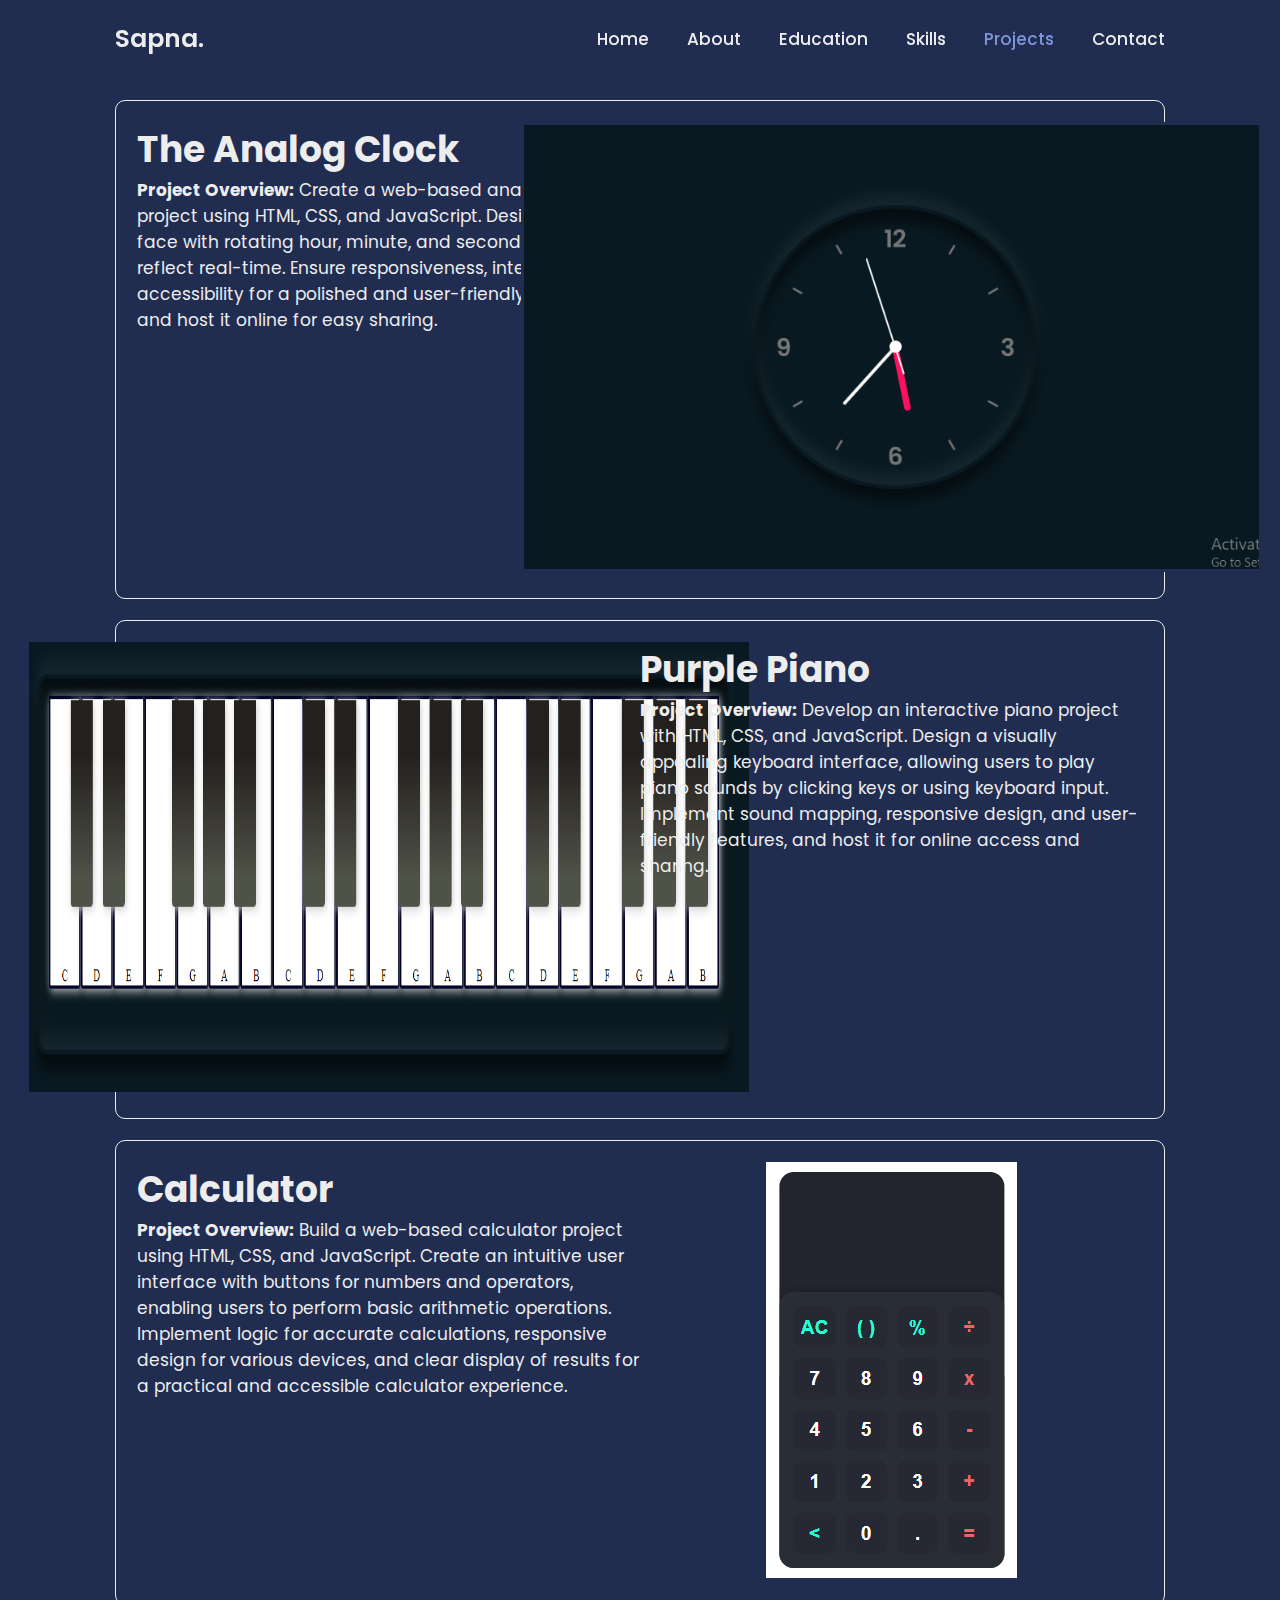
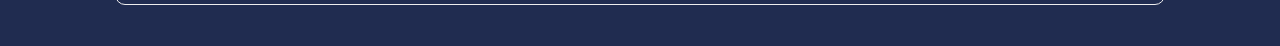
<file: pages/project.html>
<!DOCTYPE html>
<html lang="en">
  <head>
    <meta charset="UTF-8" />
    <meta name="viewport" content="width=device-width, initial-scale=1.0" />
    <link rel="stylesheet" href="../portfolio.css" />
    <!-- box icons -->
    <link  href="https://unpkg.com/boxicons@2.1.4/css/boxicons.min.css"  rel="stylesheet"/>

    <title>Projects</title>
   
  </head>
  <body>
    <!-- header section design -->
    <header class="header">
      <a href="#" class="logo"
        >Sapna.
        <!-- <span class="animate" style="--i:1;"></span> -->
      </a>

      <div class="bx bx-menu" id="menu-icon">
        <!-- <span class="animate" style="--i:2;"></span> -->
      </div>
      <nav class="navbar">
        <a href="../index.html">Home</a>
        <a href="../index.html">About</a>
        <a href="../index.html">Education</a>
        <a href="../index.html">Skills</a>
        <a href="#" class="active">Projects</a>
        <a href="../index.html">Contact</a>

        <span class="active-nav"></span>
        <!-- <span class="animate" style="--i:2;"></span> -->
      </nav>
    </header>

     <!------------------------ project section  ---------------------------->
    <section class="projects">
      <div class="project">
        <div class="project-detail">
          <h1 class="project-title">The Analog Clock</h1>
          
              <strong> Project Overview:</strong>
              Create a web-based analog clock project using HTML, CSS, and JavaScript. Design the clock
               face with rotating hour, minute, and second hands that reflect real-time. Ensure responsiveness, interactivity,
               and accessibility for a polished and user-friendly experience, and host it online for easy sharing.
          
        </div>

        <div class="project-link">
          <a href="https://sapna1921157.github.io/Clock.github.io/"> <img src="../clock.png" alt="" class="analog-clock" ></a>
         
        </div>
      </div>
      <!-- --second project -- -->
      <div class="project">
        <div class="project-link">
          <a href="https://sapna1921157.github.io/Piano.github.io/"> <img src="../piano1.png" alt="" class="Piano">
          </a>
          
        </div>
        <div class="project-detail">
          <h1 class="project-title">Purple Piano</h1>
              <strong> Project Overview:</strong>
              Develop an interactive piano project with HTML, CSS, and JavaScript.
               Design a visually appealing keyboard interface, allowing users to play piano sounds by clicking
                keys or using keyboard input. 
              Implement sound mapping, responsive design, and user-friendly features, and host it for online access and sharing.
        </div>
      </div>
        <!------------------- third project -------------- -->
        <div class="project">
          <div class="project-detail">
            <h1 class="project-title">Calculator</h1>
           
                <strong> Project Overview:</strong>
                Build a web-based calculator project using HTML, CSS, and JavaScript. Create an intuitive user interface with buttons for numbers and operators, enabling users to perform basic arithmetic operations. Implement logic for accurate calculations, responsive design for various devices, 
                and clear display of results for a practical and accessible calculator experience.
              
          </div>
          
          <div class="project-link">
            <a href="https://sapna1921157.github.io/Calculator.github.io/"><img src="../calculator1.png" alt="" class="calculator">
            </a>

          </div>
        </div>
    </section>
  </body>
</html>
</file>
<file: portfolio.css>
@import url("https://fonts.googleapis.com/css2?family=Poppins:wght@300;400;500;600;700;800;900&display=swap");

* {
  margin: 0;
  padding: 0;
  box-sizing: border-box;
  text-decoration: none;
  border: none;
  outline: none;
  scroll-behavior: smooth;
  font-family: "Poppins", sans-serif;
}

:root {
  --bg-color: #202c50;
  --second-bg-color: #080808;
  --text-color:#ededed;
  --main-color: #7e95da;
}

html {
  font-size: 62.5%;
  overflow-x: hidden;
}

body {
  background: var(--bg-color);
  color: var(--text-color);
}

.header {
  position: fixed;
  top: 0;
  left: 0;
  width: 100%;
  padding: 2rem 9%;
  background: transparent;
  display: flex;
  justify-content: space-between;
  align-items: center;
  z-index: 100;
  transition: 0.3s;
}

.header.sticky {
  background: var(--bg-color);
}

.header {
  /* background: var(--bg-color); */
}

.logo {
  position: relative;
  font-size: 2.5rem;
  color: var(--text-color);
  font-weight: 600;
}

.navbar {
  position: relative;
}

.navbar a {
  font-size: 1.7rem;
  color: var(--text-color);
  font-weight: 500;
  margin-left: 3.5rem;
  transition: 0.3s;
}

.navbar a:hover,
.navbar a.active {
  color: var(--main-color);
}

#menu-icon {
  position: relative;
  font-size: 3.6rem; /*1rem = 10px -- 36px used for responsiveness*/
  color: var(--text-color);
  cursor: pointer;
  display: none;
}

section {
  min-height: 100vh;
  padding: 10rem 9% 2rem;
}

.home {
  display: flex;
  align-items: center;
  padding: 0 9%;
  background: url("code1.jpg") no-repeat;
  background-size: cover;
  background-position: center;
}

.home-content {
  max-width: 60rem;
  z-index: 99;
}
.home-content h1 {
  position: relative;
  display: inline-block;
  font-size: 5.6rem;
  font-weight: 700;
  line-height: 1.3;
}

.home-content h1 span {
  color: var(--text-color);
}

.home-content .text-animate {
  position: relative;
  width: 32.8rem;
}

.home-content .text-animate h3 {
  font-size: 3.2rem;
  font-weight: 700;
  color: transparent;
  -webkit-text-stroke: 0.7px var(--main-color);
  background-image: linear-gradient(var(--main-color), var(--main-color));
  background-repeat: no-repeat;
  -webkit-background-clip: text;
  background-position: -33rem 0;
}

.home.show-animate .home-content .text-animate h3 {
  animation: homeBgText 6s linear infinite;
  animation-delay: 2s;
}

.home-content .text-animate h3::before {
  content: "";
  position: absolute;
  top: 0;
  left: 0;
  width: 0;
  height: 100%;
  border-right: 2px solid var(--main-color);
  z-index: -1;
}

.home.show-animate .home-content .text-animate h3::before {
  animation: homeCursorText 6s linear infinite;
  animation-delay: 2s;
}

.home-content p {
  position: relative;
  font-size: 1.6rem;
  margin: 2rem 0 4rem;
}

.btn-box {
  position: relative;
  display: flex;
  justify-content: space-between;
  width: 34.5rem;
  height: 5rem;
}

.btn-box .btn {
  position: relative;
  display: inline-flex;
  justify-content: center;
  align-items: center;
  width: 15rem;
  height: 100%;
  background: var(--main-color);
  border: 0.2rem solid var(--main-color);
  border-radius: 0.8rem;
  font-size: 1.8rem;
  font-weight: 600;
  letter-spacing: 0.1rem;
  color: var(--bg-color);
  z-index: 1;
  overflow: hidden;
  transition: 0.5s;
}

.btn-box .btn:hover {
  color: var(--main-color);
}

.btn-box .btn:nth-child(2) {
  background: transparent;
  color: var(--main-color);
}

.btn-box .btn:nth-child(2):hover {
  color: var(--bg-color);
}

.btn-box .btn:nth-child(2)::before {
  background: var(--main-color);
}

.btn-box .btn::before {
  content: "";
  position: absolute;
  top: 0;
  left: 0;
  width: 0;
  height: 100%;
  background: var(--bg-color);
  z-index: -1;
  transition: 0.5s;
}

.btn-box .btn:hover::before {
  width: 100%;
}

.home-sci {
  position: absolute;
  bottom: 4rem;
  width: 170px;
  display: flex;
  justify-content: space-between;
}

.home-sci a {
  position: relative;
  display: inline-flex;
  justify-content: center;
  align-items: center;
  width: 40px;
  height: 40px;
  background: transparent;
  border: 0.2rem solid var(--main-color);
  border-radius: 50%;
  font-size: 20px;
  color: var(--main-color);
  z-index: 1;
  overflow: hidden;
  transition: 0.5s;
}

.home-sci a:hover {
  color: var(--bg-color);
}
.home-sci a::before {
  content: "";
  position: absolute;
  top: 0;
  left: 0;
  width: 0;
  height: 100%;
  background: var(--main-color);
  z-index: -1;
  transition: 0.5s;
}

.home-sci a:hover::before {
  width: 100%;
}

.home-imgHover {
  position: absolute;
  top: 0;
  right: 0;
  width: 45%;
  height: 100%;
  background: transparent;
  transition: 3s;
}

.home-imgHover:hover {
  background: var(--bg-color);
  opacity: 0.8;
}

.about {
  display: flex;
  justify-content: center;
  align-items: center;
  flex-direction: column;
  gap: 2rem;
  background: var(--second-bg-color);
  padding-bottom: 6rem;
}

.heading {
  position: relative;
  font-size: 5rem;
  margin-bottom: 3rem;
  text-align: center;
}
span {
  color: var(--main-color);
}

.about-img {
  position: relative;
  width: 25rem;
  height: 25rem;
  border-radius: 50%;
  display: flex;
  justify-content: center;
  align-items: center;
}

.about-img img {
  width: 90%;
  border-radius: 50%;
  border: 0.2rem solid var(--main-color);
}

.about-img .circle-spin {
  position: absolute;
  top: 50%;
  left: 50%;
  transform: translate(-50%, -50%) rotate(0);
  width: 100%;
  height: 100%;
  border-radius: 50%;
  border-top: 0.2rem solid var(--second-bg-color);
  border-bottom: 0.2rem solid var(--second-bg-color);
  border-left: 0.2rem solid var(--main-color);
  border-right: 0.2rem solid var(--main-color);
  animation: aboutSpinner 8s linear infinite;
}

.about-content {
  text-align: center;
}

.about-content h3 {
  position: relative;
  display: inline-block;
  font-size: 2.6rem;
}

.about-content p {
  position: relative;
  font-size: 1.6rem;
  margin: 2rem 0 3rem;
}

.btn-box.btns {
  display: inline-block;
  width: 15rem;
}

.btn-box.btns a::before {
  background: var(--second-bg-color);
}

.education {
  display: flex;
  justify-content: center;
  align-items: center;
  flex-direction: column;
  min-height: auto;
  padding-bottom: 5rem;
}

.education .education-row {
  display: flex;
  flex-wrap: wrap;
  gap: 5rem;
}

.education-row .education-column {
  flex: 1 1 40rem;
}

.education-column .title {
  position: relative;
  display: inline-block;
  font-size: 2.5rem;
  margin: 0 0 1.5rem 2rem;
}

.education-column .education-box {
  position: relative;
  border-left: 0.2rem solid var(--main-color);
}

.education-box .education-content {
  position: relative;
  padding-left: 2rem;
}

.education-box .education-content::before {
  content: "";
  position: absolute;
  top: 0;
  left: -1.1rem;
  width: 2rem;
  height: 2rem;
  background: var(--main-color);
  border-radius: 50%;
}

.education-content .content {
  position: relative;
  padding: 1.5rem;
  border: 0.2rem solid var(--main-color);
  border-radius: 0.6rem;
  margin-bottom: 2rem;
  overflow: hidden;
}

.education-content .content::before {
  content: "";
  position: absolute;
  top: 0;
  left: 0;
  width: 0;
  height: 100%;
  background: var(--second-bg-color);
  z-index: -1;
  transition: 0.5s;
}

.education-content .content:hover:before {
  width: 100%;
}

.education-content .content .year {
  font-size: 1.5rem;
  color: var(--main-color);
  padding-bottom: 0.5rem;
}

.education-content .content .year i {
  padding-right: 0.5rem;
}

.education-content .content h3 {
  font-size: 2rem;
}

.education-content .content p {
  font-size: 1.6rem;
  padding-top: 0.5rem;
}

.skills {
  min-height: auto;
  padding-bottom: 7rem;
  background: var(--second-bg-color);
}

/* .skills h2 {
  display: inline-block;
  left: 50%;
  transform: translateX(-50%);
} */

/* .skills .skills-row {
  display: flex;
  flex-wrap: wrap;
  gap: 5rem;
}

.skills-row .skills-column {
  flex: 1 1 40rem;
} */

/* .skills-column .title {
  position: relative;
  display: inline-block;
  font-size: 2.5rem;
  margin: 0 0 1.5rem;
}

.skills-column .skills-box {
  position: relative;
} */

/* .skills-column #title {
  padding-top: 3.6rem;
}

.skills-box .skills-content {
  position: relative;
  border: 0.2rem solid var(--main-color);
  border-radius: 0.6rem;
  padding: 0.5rem 1.5rem;
  z-index: 1;
  overflow: hidden;
} */

/* .skills-box .skills-content::before {
  content: "";
  position: absolute;
  top: 0;
  left: 0;
  width: 0;
  height: 100%;
  background: var(--bg-color);
  z-index: -1;
  transition: 0.5s;
} */

/* .skills-box .skills-content:hover::before {
  width: 100%;
}

.skills-content .progress {
  padding: 1rem 0;
}

.skills-content .progress h3 {
  font-size: 1.7rem;
  display: flex;
  justify-content: space-between;
} */

/* .skills-content .progress h3 span {
  color: var(--text-color);
}

.skills-content .progress .bar {
  height: 2.5rem;
  border-radius: 0.6rem;
  border: 0.2rem solid var(--main-color);
  padding: 0.5rem;
  margin: 1rem 0;
} */

/* .skills-content .progress .bar span {
  display: block;
  height: 100%;
  border-radius: 0.3rem;
  background: var(--main-color);
}

.skills-column:nth-child(1) .skills-content .progress:nth-child(1) .bar span {
  width: 80%;
}

.skills-column:nth-child(1) .skills-content .progress:nth-child(2) .bar span {
  width: 70%;
}

.skills-column:nth-child(1) .skills-content .progress:nth-child(3) .bar span {
  width: 80%;
}
.skills-column:nth-child(1) .skills-content .progress:nth-child(4) .bar span {
  width: 80%;
}

.skills-column:nth-child(2) .skills-content .progress:nth-child(1) .bar span {
  width: 70%;
}

.skills-column:nth-child(2) .skills-content .progress:nth-child(2) .bar span {
  width: 70%;
}

.skills-column:nth-child(2) .skills-content .progress:nth-child(3) .bar span {
  width: 40%;
}
.skills-column:nth-child(2) .skills-content .progress:nth-child(4) .bar span {
  width: 60%;
} */

.skills-container {
  width: 100%; /* Make sure it occupies the full width of the parent */
  display: flex;
  flex-wrap: wrap;
  gap: 20px;
  justify-content: space-between; /* Distribute items evenly across the row */
  align-items: flex-start; /* Align items at the start */
}

.skill-box {
  flex: 1 1 calc(33.33% - 20px); /* 3 items per row, accounting for the gap */
  max-width: calc(33.33% - 20px); /* Prevent the items from overflowing */
  min-width: 250px; /* Set a minimum width to ensure content fits */
  height: 50px;
  background: linear-gradient(rgb(78, 115, 227), var(--main-color));
  border: 0.5px solid #637cc5;
  color: white;
  cursor: pointer;
  overflow: hidden;
  border-radius: 5px;
  transition: all 0.3s ease;
  position: relative;
}

.skill-box:hover {
  height: 150px; /* Stretch to show more information */
}

.skill-title {
  padding: 15px;
  font-size: 18px;
  text-align: center;
  background: transparent;
}

.skill-details {
  display: none;
  padding: 10px;
}

.skill-box:hover .skill-details {
  display: block;
}

.contact {
  min-height: auto;
  padding-bottom: 7rem;
}

.contact h2 {
  display: inline-block;
  left: 50%;
  transform: translateX(-50%);
}

.contact form {
  max-width: 70rem;
  margin: 0 auto;
  text-align: center;
}

.contact form .input-box {
  position: relative;
  display: flex;
  justify-content: space-between;
  flex-wrap: wrap;
}

.contact form .input-box .input-field {
  position: relative;
  width: 49%;
  margin: 0.8rem 0;
}

.contact form .input-box .input-field input,
.contact form .textarea-field textarea {
  width: 100%;
  height: 100%;
  padding: 1.5rem;
  font-size: 1.6rem;
  color: var(--text-color);
  background: transparent;
  border-radius: 0.6rem;
  border: 0.2rem solid var(--main-color);
}

.contact form .input-box .input-field input::placeholder,
.contact form .textarea-field textarea::placeholder {
  color: var(--text-color);
}

.contact form .focus {
  position: absolute;
  top: 0;
  left: 0;
  width: 0;
  height: 100%;
  background: var(--second-bg-color);
  border-radius: 0.6rem;
  z-index: -1;
  transition: 0.5s;
}

.contact form .input-box .input-field input:focus ~ .focus,
.contact form .input-box .input-field input:valid ~ .focus,
.contact form .textarea-field textarea:focus ~ .focus,
.contact form .textarea-field textarea:valid ~ .focus {
  width: 100%;
}

.contact form .textarea-field {
  position: relative;
  margin: 0.8rem 0 2.7rem;
  display: flex;
}

.contact form .textarea-field textarea {
  resize: none;
}

.contact form .btn-box.btns .btn {
  cursor: pointer;
}

.footer {
  display: flex;
  justify-content: space-between;
  align-items: center;
  flex-wrap: wrap;
  padding: 2rem 9%;
  background: var(--second-bg-color);
}

.footer-text,
.footer-iconTop {
  position: relative;
}

.footer-text p {
  font-size: 1.6rem;
}

.footer-iconTop a {
  position: relative;
  display: inline-flex;
  justify-content: center;
  align-items: center;
  padding: 0.8rem;
  background: var(--main-color);
  border: 0.2rem solid var(--main-color);
  border-radius: 0.6rem;
  z-index: 1;
  overflow: hidden;
}

.footer-iconTop a::before {
  content: "";
  position: absolute;
  top: 0;
  left: 0;
  width: 0;
  height: 100%;
  background: var(--second-bg-color);
  z-index: -1;
  transition: 0.5s;
}
.footer-iconTop a:hover::before {
  width: 100%;
}
.footer-iconTop a i {
  font-size: 2.4rem;
  color: var(--bg-color);
  transition: 0.5s;
}

.footer-iconTop a:hover i {
  color: var(--main-color);
}

/* ANIMATION RELOAD AND SCROLL */

.animate {
  position: absolute;
  top: 0;
  right: 0;
  width: 100%;
  height: 100%;
  background: var(--bg-color);
  z-index: 98;
}

.animate.home-img {
  width: 50%;
}

.logo .animate,
.navbar .animate,
#menu-icon .animate,
.home.show-animate .animate {
  animation: showRight 1s ease forwards;
  animation-delay: calc(0.3s * var(--i));
}

.animate.scroll {
  transition: 1s ease;
  transition-delay: calc(0.3s / var(--i));
  animation: none;
}

section:nth-child(odd) .animate.scroll,
.footer .animate.scroll {
  background: var(--second-bg-color);
}

.education .education-box .animate.scroll {
  width: 105%;
}

/*--- project section start---*/
.project {
  display: flex;
  justify-content: space-between;
  border: 1px solid #ededed;
  border-radius: 10px;
  padding: 2%;
  margin-bottom: 2%;
}
.project .project-detail,
.project .project-link {
  width: 50%;
}

.project .project-link {
  display: flex;
  flex-direction: column;
  align-items: center;
}



.project .project-link .analog-clock {
  height: 50vh;
  border: solid var(--bg-color);
}

.project .project-detail .project-title {
  font-size: 3.6rem;
}

.project .project-detail {
  font-size: 1.7rem;
}

.project .project-link  .project-btn {
  width: 38%;
  padding: 1%;
  font-size: 2rem;
  border-radius: 14px;
  background: var(--main-color);
  color: white;
  margin-top: 2%;
}

.project .project-link .Piano {
  height: 50vh;
  width: 80vh;
}
/*--- project section end---*/

.about.show-animate .animate.scroll,
.education.show-animate .animate.scroll,
.skills.show-animate .animate.scroll,
.contact.show-animate .animate.scroll,
.footer.show-animate .animate.scroll {
  transition-delay: calc(0.3s * var(--i));
  width: 0;
}

/* BREAKPOINTS */

@media (max-width: 1200px) {
  html {
    font-size: 55%;
  }
}

@media (max-width: 991px) {
  .header {
    padding: 2rem 4%;
  }

  section {
    padding: 10rem 4% 2rem;
  }

  .home {
    padding: 0 4%;
  }

  .footer {
    padding: 2rem 4%;
  }
}

@media (max-width: 850px) {
  .animate.home-img {
    width: 50%;
  }
}

@media (max-width: 768px) {
  .header {
    background: var(--bg-color);
  }

  #menu-icon {
    display: block;
  }

  .navbar {
    position: absolute;
    top: 100%;
    left: -100%;
    width: 100%;
    padding: 1rem 4%;
    background: var(--main-color);
    box-shadow: 0 0.5rem 1rem rgba(0, 0, 0, 0.2);
    z-index: 1;
    transition: 0.25s ease;
    transition-delay: 0.25s;
  }

  .navbar.active {
    left: 0;
    transition-delay: 0s;
  }

  .navbar .active-nav {
    position: absolute;
    top: 0;
    left: -100;
    width: 100%;
    height: 100%;
    background: var(--bg-color);
    border-top: 0.1rem solid rgba(0, 0, 0, 0.2);
    z-index: -1;
    transition: 0.25s ease;
    transition-delay: 0s;
  }

  .navbar.active .active-nav {
    left: 0;
    transition-delay: 0.25s;
  }

  .navbar a {
    display: block;
    font-size: 2rem;
    margin: 3rem 0;
    transform: translateX(-20rem);
    transition: 0.25s ease;
    transition-delay: 0s;
  }
  .navbar.active a {
    transform: translateX(0);
    transition-delay: 0.25s;
  }
  .home-imgHover {
    pointer-events: none;
    background: var(--bg-color);
    opacity: 0.6;
  }
}

@media (max-width: 520px) {
  html {
    font-size: 50%;
  }

  .home-content h1 {
    display: flex;
    flex-direction: column;
  }

  .home-sci {
    width: 160px;
  }

  .home-sci a {
    width: 38px;
    height: 38px;
  }
}

@media (max-width: 462px) {
  .home-content h1 {
    font-size: 5.2rem;
  }

  .education {
    padding: 10rem 4% 5rem 5%;
  }

  .contact form .input-box .input-field {
    width: 100%;
  }

  .footer {
    flex-direction: column-reverse;
  }

  .footer p {
    margin-top: 2rem;
    text-align: center;
  }
}

@media (max-width: 371px) {
  .home {
    justify-content: center;
  }

  .home-content {
    display: flex;
    align-items: center;
    flex-direction: column;
    text-align: center;
  }
}

/* KEYFRAMES ANIMATION */
@keyframes homeBgText {
  0%,
  10%,
  100% {
    background-position: -33rem 0;
  }

  65%,
  85% {
    background-position: 0 0;
  }
}

@keyframes homeCursorText {
  0%,
  10%,
  100% {
    width: 0;
  }

  65%,
  78%,
  85% {
    width: 100%;
    opacity: 1;
  }
  75%,
  81% {
    opacity: 0;
  }
}

@keyframes aboutSpinner {
  100% {
    transform: translate(-50%, -50%) rotate(360deg);
  }
}

@keyframes showRight {
  100% {
    width: 0;
  }
}
</file>
